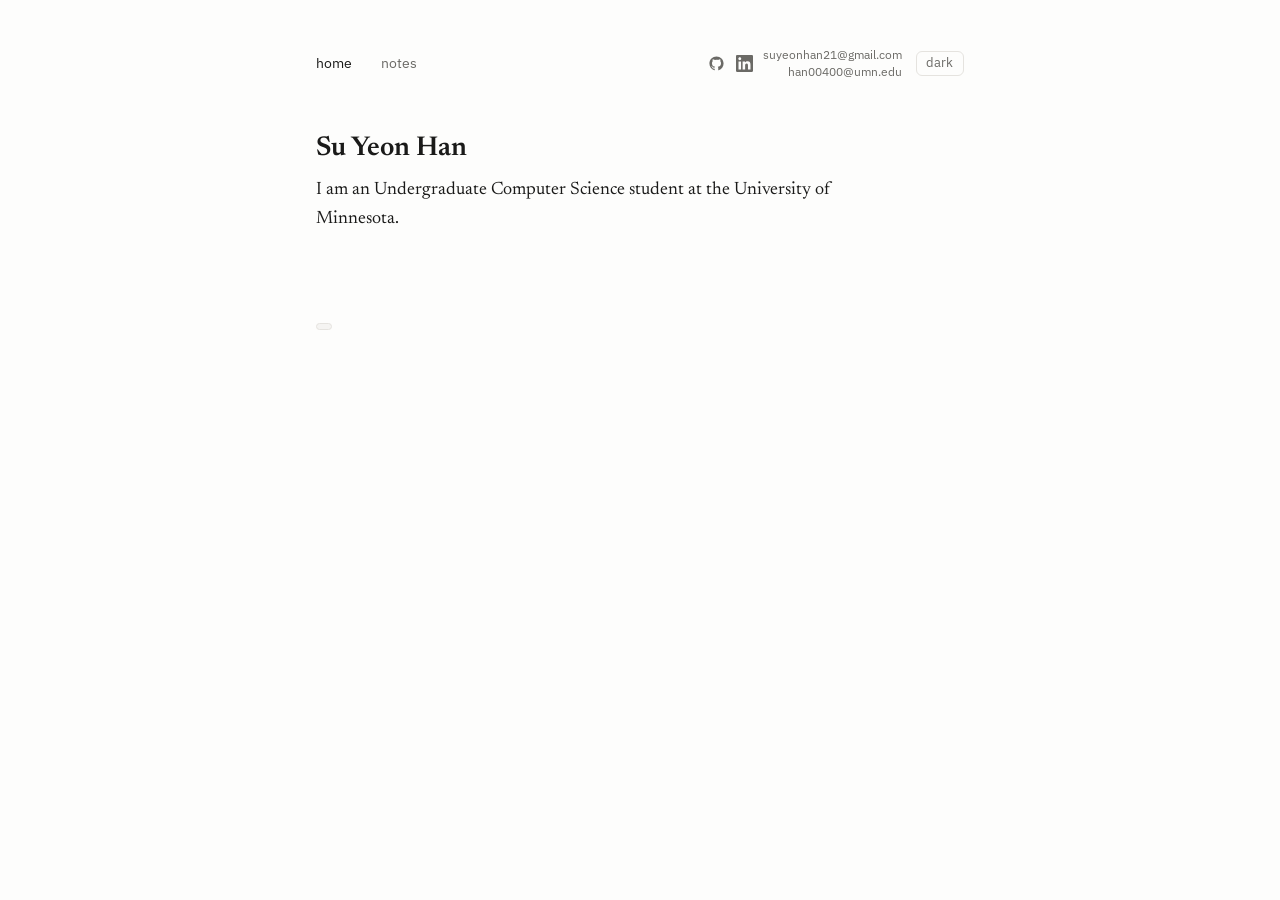
<file: index.html>
<!doctype html>
<html lang="en">
  <head>
    <meta charset="UTF-8" />
    <meta name="viewport" content="width=device-width, initial-scale=1" />
    <title>Su Yeon Han</title>
    <meta
      name="description"
      content="Su Yeon Han — CS student at the University of Minnesota."
    />
    <script>
      (function () {
        try {
          var stored = localStorage.getItem("theme");
          var theme = stored || "light";
          document.documentElement.setAttribute("data-theme", theme);
        } catch (e) {}
      })();
    </script>
    <link rel="stylesheet" href="assets/style.css" />
  </head>
  <body>
    <div class="wrap">
      <nav class="site-nav">
        <div class="links">
          <a href="index.html" class="active">home</a>
          <a href="notes/index.html">notes</a>
        </div>
        <div class="nav-end">
          <div class="social-icons">
            <a
              href="https://github.com/suyeonhan31"
              target="_blank"
              rel="noopener noreferrer"
              aria-label="GitHub"
            >
              <svg
                xmlns="http://www.w3.org/2000/svg"
                viewBox="0 0 24 24"
                fill="currentColor"
                aria-hidden="true"
              >
                <path
                  d="M12 2C6.477 2 2 6.477 2 12c0 4.42 2.865 8.17 6.839 9.49.5.092.682-.217.682-.482 0-.237-.008-.866-.013-1.7-2.782.603-3.369-1.34-3.369-1.34-.454-1.156-1.11-1.463-1.11-1.463-.908-.62.069-.608.069-.608 1.003.07 1.531 1.03 1.531 1.03.892 1.529 2.341 1.087 2.91.832.092-.647.35-1.088.636-1.338-2.22-.253-4.555-1.11-4.555-4.943 0-1.091.39-1.984 1.029-2.683-.103-.253-.446-1.27.098-2.647 0 0 .84-.269 2.75 1.025A9.578 9.578 0 0112 6.836c.85.004 1.705.114 2.504.336 1.909-1.294 2.747-1.025 2.747-1.025.546 1.377.203 2.394.1 2.647.64.699 1.028 1.592 1.028 2.683 0 3.842-2.339 4.687-4.566 4.935.359.309.678.919.678 1.852 0 1.336-.012 2.415-.012 2.743 0 .267.18.578.688.48C19.138 20.167 22 16.418 22 12c0-5.523-4.477-10-10-10z"
                />
              </svg>
            </a>
            <a
              href="https://www.linkedin.com/in/su-yeon-han"
              target="_blank"
              rel="noopener noreferrer"
              aria-label="LinkedIn"
            >
              <svg
                xmlns="http://www.w3.org/2000/svg"
                viewBox="0 0 24 24"
                fill="currentColor"
                aria-hidden="true"
              >
                <path
                  d="M20.447 20.452h-3.554v-5.569c0-1.328-.027-3.037-1.852-3.037-1.853 0-2.136 1.445-2.136 2.939v5.667H9.351V9h3.414v1.561h.046c.477-.9 1.637-1.85 3.37-1.85 3.601 0 4.267 2.37 4.267 5.455v6.286zM5.337 7.433c-1.144 0-2.063-.926-2.063-2.065 0-1.138.92-2.063 2.063-2.063 1.14 0 2.064.925 2.064 2.063 0 1.139-.925 2.065-2.064 2.065zm1.782 13.019H3.555V9h3.564v11.452zM22.225 0H1.771C.792 0 0 .774 0 1.729v20.542C0 23.227.792 24 1.771 24h20.451C23.2 24 24 23.227 24 22.271V1.729C24 .774 23.2 0 22.222 0h.003z"
                />
              </svg>
            </a>
            <div class="nav-emails">
              <a
                class="nav-email"
                href="https://mail.google.com/mail/?view=cm&fs=1&to=suyeonhan21@gmail.com"
                target="_blank"
                rel="noopener noreferrer"
                >suyeonhan21@gmail.com</a
              >
              <a
                class="nav-email"
                href="https://mail.google.com/mail/?view=cm&fs=1&to=han00400@umn.edu"
                target="_blank"
                rel="noopener noreferrer"
                >han00400@umn.edu</a
              >
            </div>
          </div>
          <button class="theme-toggle" data-theme-toggle>dark</button>
        </div>
      </nav>

      <header class="hero">
        <h1>Su Yeon Han</h1>
        <p class="bio">
          <!-- bio -->
          I am an Undergraduate Computer Science student at the University of
          Minnesota.
        </p>
      </header>
      <section id="experience">
        <h2 class="section-title"><!--Experience--></h2>
        <div class="entry-list">
          <div class="entry">
            <div class="entry-head">
              <span class="entry-title"></span>
              <span class="entry-meta"></span>
            </div>
            <p class="entry-org"></p>
            <p class="entry-desc">
              <!--Software Engineering Intern, Worked on AX-Sprint projects-->
            </p>

            <div class="tags">
              <!-- tags -->
              <span></span>
            </div>
          </div>
        </div>
      </section>

      <section id="projects">
        <h2 class="section-title"></h2>
        <div class="entry-list">
          <div class="entry">
            <div class="entry-head">
              <span class="entry-title">
                <!--<a href="..." target="_blank" rel="noopener noreferrer">Project name</a> -->
              </span>
              <span class="entry-meta"></span>
            </div>
            <p class="entry-desc">
              <!-- project description -->
            </p>
            <div class="tags">
              <!--<span>tag</span> -->
            </div>
          </div>
        </div>
      </section>

      <!--
      <footer class="site-footer">
        <span></span> -->
        <!-- copy-->
      </footer>
    </div>
    <script src="assets/theme.js"></script>
  </body>
</html>
</file>
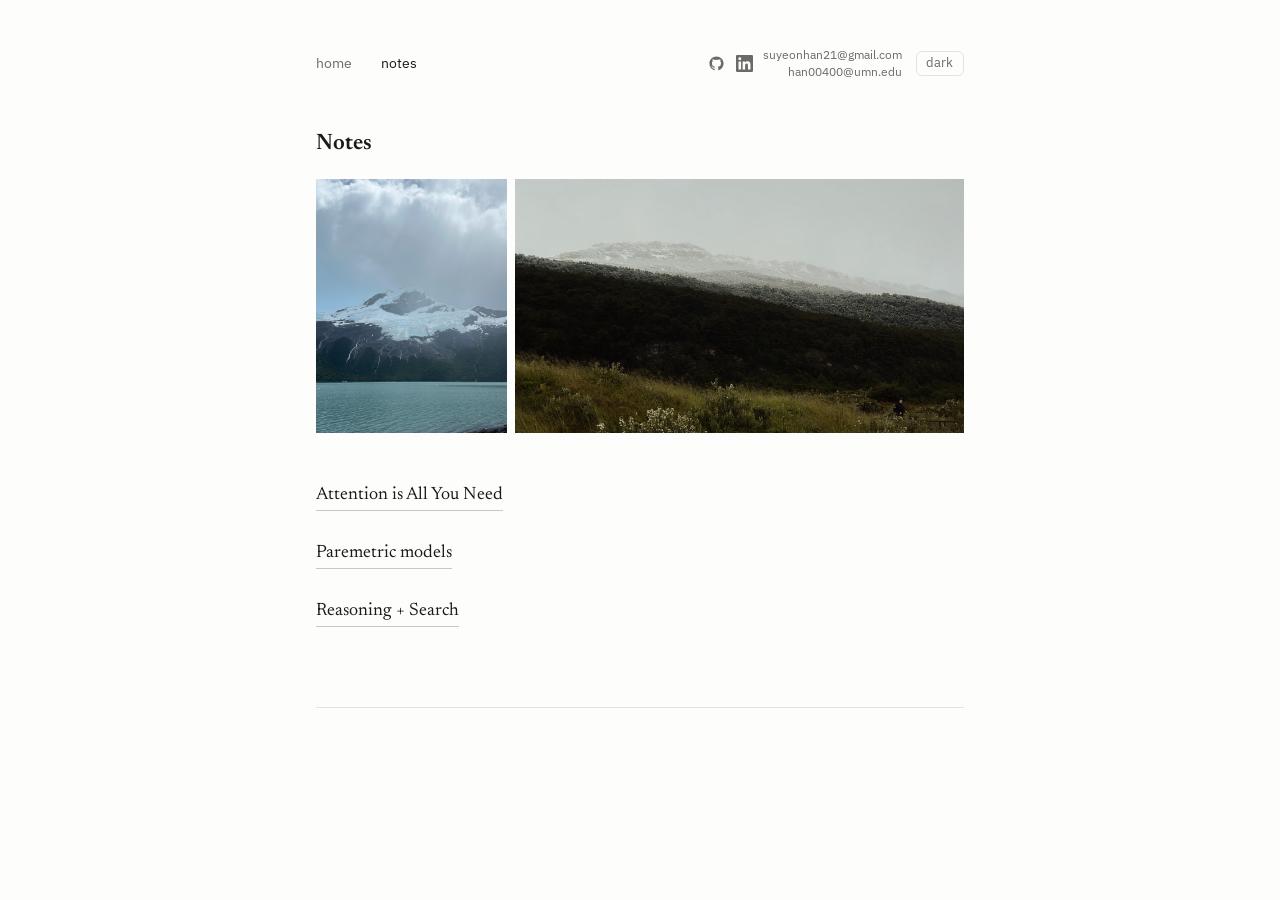
<file: notes/index.html>
<!doctype html>
<html lang="en">
  <head>
    <meta charset="UTF-8" />
    <meta name="viewport" content="width=device-width, initial-scale=1" />
    <title>Notes — Su Yeon Han</title>
    <script>
      (function () {
        try {
          var stored = localStorage.getItem("theme");
          var theme = stored || "light";
          document.documentElement.setAttribute("data-theme", theme);
        } catch (e) {}
      })();
    </script>
    <link rel="stylesheet" href="../assets/style.css" />
  </head>
  <body>
    <div class="wrap">
      <nav class="site-nav">
        <div class="links">
          <a href="../index.html">home</a>
          <a href="index.html" class="active">notes</a>
        </div>
        <div class="nav-end">
          <div class="social-icons">
            <a
              href="https://github.com/suyeonhan31"
              target="_blank"
              rel="noopener noreferrer"
              aria-label="GitHub"
            >
              <svg
                xmlns="http://www.w3.org/2000/svg"
                viewBox="0 0 24 24"
                fill="currentColor"
                aria-hidden="true"
              >
                <path
                  d="M12 2C6.477 2 2 6.477 2 12c0 4.42 2.865 8.17 6.839 9.49.5.092.682-.217.682-.482 0-.237-.008-.866-.013-1.7-2.782.603-3.369-1.34-3.369-1.34-.454-1.156-1.11-1.463-1.11-1.463-.908-.62.069-.608.069-.608 1.003.07 1.531 1.03 1.531 1.03.892 1.529 2.341 1.087 2.91.832.092-.647.35-1.088.636-1.338-2.22-.253-4.555-1.11-4.555-4.943 0-1.091.39-1.984 1.029-2.683-.103-.253-.446-1.27.098-2.647 0 0 .84-.269 2.75 1.025A9.578 9.578 0 0112 6.836c.85.004 1.705.114 2.504.336 1.909-1.294 2.747-1.025 2.747-1.025.546 1.377.203 2.394.1 2.647.64.699 1.028 1.592 1.028 2.683 0 3.842-2.339 4.687-4.566 4.935.359.309.678.919.678 1.852 0 1.336-.012 2.415-.012 2.743 0 .267.18.578.688.48C19.138 20.167 22 16.418 22 12c0-5.523-4.477-10-10-10z"
                />
              </svg>
            </a>
            <a
              href="https://www.linkedin.com/in/su-yeon-han"
              target="_blank"
              rel="noopener noreferrer"
              aria-label="LinkedIn"
            >
              <svg
                xmlns="http://www.w3.org/2000/svg"
                viewBox="0 0 24 24"
                fill="currentColor"
                aria-hidden="true"
              >
                <path
                  d="M20.447 20.452h-3.554v-5.569c0-1.328-.027-3.037-1.852-3.037-1.853 0-2.136 1.445-2.136 2.939v5.667H9.351V9h3.414v1.561h.046c.477-.9 1.637-1.85 3.37-1.85 3.601 0 4.267 2.37 4.267 5.455v6.286zM5.337 7.433c-1.144 0-2.063-.926-2.063-2.065 0-1.138.92-2.063 2.063-2.063 1.14 0 2.064.925 2.064 2.063 0 1.139-.925 2.065-2.064 2.065zm1.782 13.019H3.555V9h3.564v11.452zM22.225 0H1.771C.792 0 0 .774 0 1.729v20.542C0 23.227.792 24 1.771 24h20.451C23.2 24 24 23.227 24 22.271V1.729C24 .774 23.2 0 22.222 0h.003z"
                />
              </svg>
            </a>
            <div class="nav-emails">
              <a
                class="nav-email"
                href="https://mail.google.com/mail/?view=cm&fs=1&to=suyeonhan21@gmail.com"
                target="_blank"
                rel="noopener noreferrer"
                >suyeonhan21@gmail.com</a
              >
              <a
                class="nav-email"
                href="https://mail.google.com/mail/?view=cm&fs=1&to=han00400@umn.edu"
                target="_blank"
                rel="noopener noreferrer"
                >han00400@umn.edu</a
              >
            </div>
          </div>
          <button class="theme-toggle" data-theme-toggle>dark</button>
        </div>
      </nav>

      <div class="page-title">
        <h1>Notes</h1>
      </div>

      <div class="notes-photos">
        <img
          src="../assets/img-0574.jpg?v=2"
          alt="Parque Nacional Los Glaciares"
          width="1200"
          height="1600"
        />
        <img
          src="../assets/img-9581.jpg"
          alt="Ushuaia"
          width="1600"
          height="906"
        />
      </div>

      <!-- 
       &copy; 2026 Su Yeon Han
       
       -->

      <div class="post-list">
        <div class="post-item">
          <a
            href="https://responsible-elf-6da.notion.site/Attention-is-All-You-Need-3dd4e5d75c4180cf86fdcbf1f557973c"
            target="_blank"
            rel="noopener noreferrer"
            >Attention is All You Need</a
          >
        </div>
        <div class="post-item">
          <a href="parametric.html"> Paremetric models</a>
          <span class="post-date"></span>
        </div>
        <div class="post-item">
          <a href="research_agent.html">Reasoning + Search </a>
          <span class="post-date"></span>
        </div>
      </div>

      <footer class="site-footer">
        <span></span>
      </footer>
    </div>
    <script src="../assets/theme.js"></script>
  </body>
</html>
</file>
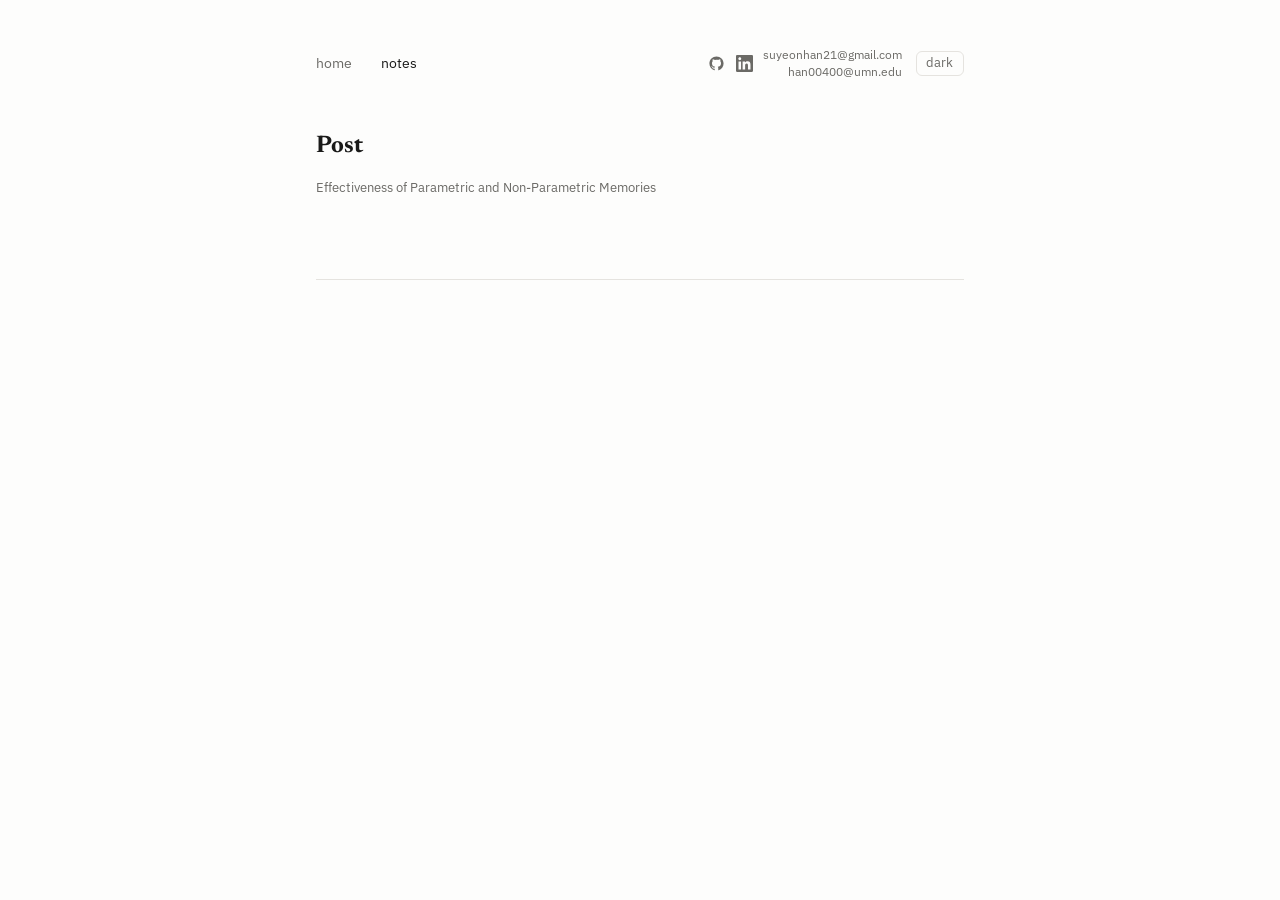
<file: notes/parametric.html>
<!doctype html>
<html lang="en">
  <head>
    <meta charset="UTF-8" />
    <meta name="viewport" content="width=device-width, initial-scale=1" />
    <title>Starting this site — Su Yeon Han</title>
    <script>
      (function () {
        try {
          var stored = localStorage.getItem("theme");
          var theme = stored || "light";
          document.documentElement.setAttribute("data-theme", theme);
        } catch (e) {}
      })();
    </script>
    <link rel="stylesheet" href="../assets/style.css" />
  </head>
  <body>
    <div class="wrap">
      <nav class="site-nav">
        <div class="links">
          <a href="../index.html">home</a>
          <a href="index.html" class="active">notes</a>
        </div>
        <div class="nav-end">
          <div class="social-icons">
            <a
              href="https://github.com/suyeonhan31"
              target="_blank"
              rel="noopener noreferrer"
              aria-label="GitHub"
            >
              <svg
                xmlns="http://www.w3.org/2000/svg"
                viewBox="0 0 24 24"
                fill="currentColor"
                aria-hidden="true"
              >
                <path
                  d="M12 2C6.477 2 2 6.477 2 12c0 4.42 2.865 8.17 6.839 9.49.5.092.682-.217.682-.482 0-.237-.008-.866-.013-1.7-2.782.603-3.369-1.34-3.369-1.34-.454-1.156-1.11-1.463-1.11-1.463-.908-.62.069-.608.069-.608 1.003.07 1.531 1.03 1.531 1.03.892 1.529 2.341 1.087 2.91.832.092-.647.35-1.088.636-1.338-2.22-.253-4.555-1.11-4.555-4.943 0-1.091.39-1.984 1.029-2.683-.103-.253-.446-1.27.098-2.647 0 0 .84-.269 2.75 1.025A9.578 9.578 0 0112 6.836c.85.004 1.705.114 2.504.336 1.909-1.294 2.747-1.025 2.747-1.025.546 1.377.203 2.394.1 2.647.64.699 1.028 1.592 1.028 2.683 0 3.842-2.339 4.687-4.566 4.935.359.309.678.919.678 1.852 0 1.336-.012 2.415-.012 2.743 0 .267.18.578.688.48C19.138 20.167 22 16.418 22 12c0-5.523-4.477-10-10-10z"
                />
              </svg>
            </a>
            <a
              href="https://www.linkedin.com/in/su-yeon-han"
              target="_blank"
              rel="noopener noreferrer"
              aria-label="LinkedIn"
            >
              <svg
                xmlns="http://www.w3.org/2000/svg"
                viewBox="0 0 24 24"
                fill="currentColor"
                aria-hidden="true"
              >
                <path
                  d="M20.447 20.452h-3.554v-5.569c0-1.328-.027-3.037-1.852-3.037-1.853 0-2.136 1.445-2.136 2.939v5.667H9.351V9h3.414v1.561h.046c.477-.9 1.637-1.85 3.37-1.85 3.601 0 4.267 2.37 4.267 5.455v6.286zM5.337 7.433c-1.144 0-2.063-.926-2.063-2.065 0-1.138.92-2.063 2.063-2.063 1.14 0 2.064.925 2.064 2.063 0 1.139-.925 2.065-2.064 2.065zm1.782 13.019H3.555V9h3.564v11.452zM22.225 0H1.771C.792 0 0 .774 0 1.729v20.542C0 23.227.792 24 1.771 24h20.451C23.2 24 24 23.227 24 22.271V1.729C24 .774 23.2 0 22.222 0h.003z"
                />
              </svg>
            </a>
            <div class="nav-emails">
              <a
                class="nav-email"
                href="https://mail.google.com/mail/?view=cm&fs=1&to=suyeonhan21@gmail.com"
                target="_blank"
                rel="noopener noreferrer"
                >suyeonhan21@gmail.com</a
              >
              <a
                class="nav-email"
                href="https://mail.google.com/mail/?view=cm&fs=1&to=han00400@umn.edu"
                target="_blank"
                rel="noopener noreferrer"
                >han00400@umn.edu</a
              >
            </div>
          </div>
          <button class="theme-toggle" data-theme-toggle>dark</button>
        </div>
      </nav>

      <!--
    Template.
  -->

      <article class="post">
        <h1>Post</h1>
        <p class="post-meta">
          Effectiveness of Parametric and Non-Parametric Memories
        </p>

        <p></p>
        <p></p>
      </article>

      <footer class="site-footer">
        <span></span>
      </footer>
    </div>
    <script src="../assets/theme.js"></script>
  </body>
</html>
</file>
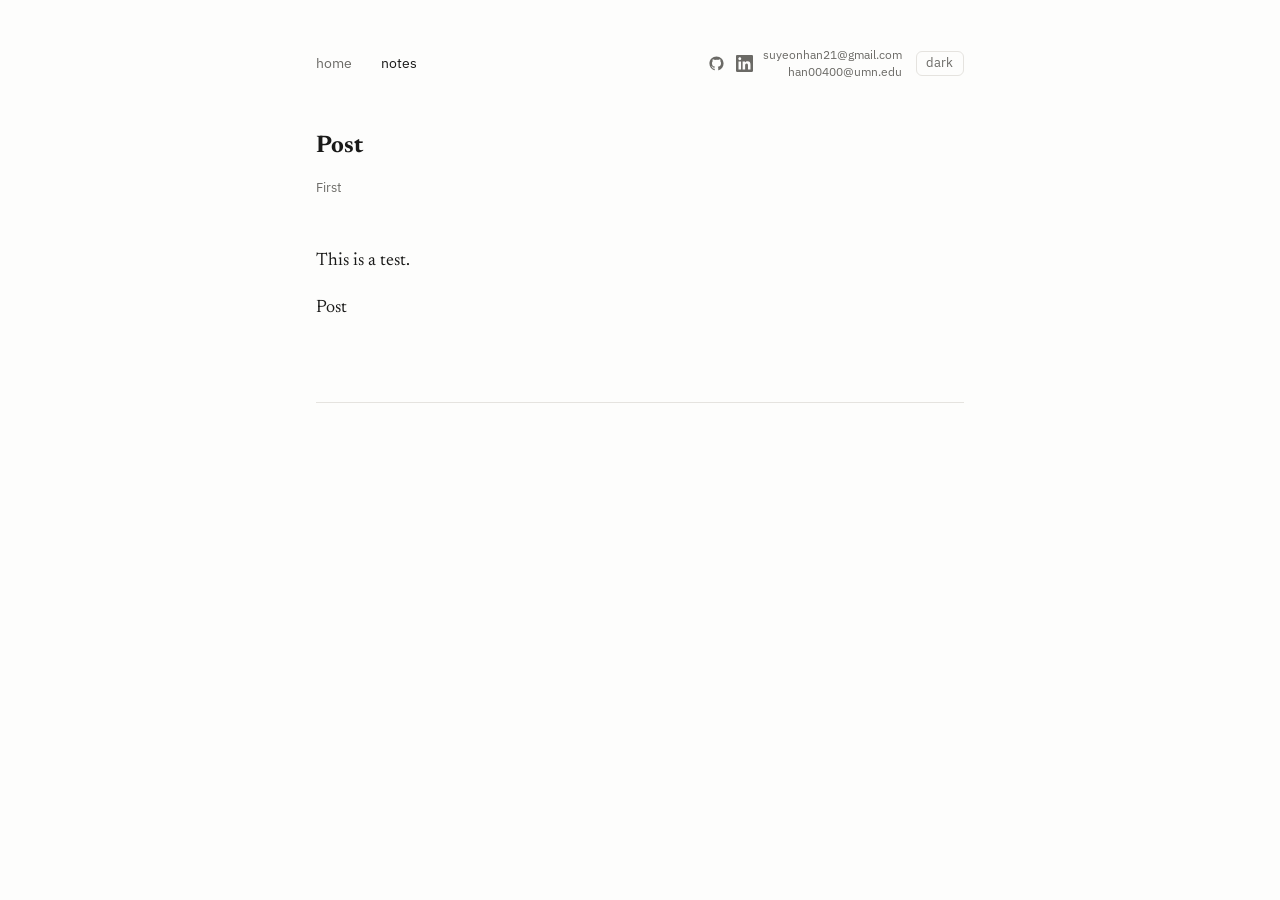
<file: notes/research_agents.html>
<!doctype html>
<html lang="en">
  <head>
    <meta charset="UTF-8" />
    <meta name="viewport" content="width=device-width, initial-scale=1" />
    <title>Starting this site — Su Yeon Han</title>
    <script>
      (function () {
        try {
          var stored = localStorage.getItem("theme");
          var theme = stored || "light";
          document.documentElement.setAttribute("data-theme", theme);
        } catch (e) {}
      })();
    </script>
    <link rel="stylesheet" href="../assets/style.css" />
  </head>
  <body>
    <div class="wrap">
      <nav class="site-nav">
        <div class="links">
          <a href="../index.html">home</a>
          <a href="index.html" class="active">notes</a>
        </div>
        <div class="nav-end">
          <div class="social-icons">
            <a
              href="https://github.com/suyeonhan31"
              target="_blank"
              rel="noopener noreferrer"
              aria-label="GitHub"
            >
              <svg
                xmlns="http://www.w3.org/2000/svg"
                viewBox="0 0 24 24"
                fill="currentColor"
                aria-hidden="true"
              >
                <path
                  d="M12 2C6.477 2 2 6.477 2 12c0 4.42 2.865 8.17 6.839 9.49.5.092.682-.217.682-.482 0-.237-.008-.866-.013-1.7-2.782.603-3.369-1.34-3.369-1.34-.454-1.156-1.11-1.463-1.11-1.463-.908-.62.069-.608.069-.608 1.003.07 1.531 1.03 1.531 1.03.892 1.529 2.341 1.087 2.91.832.092-.647.35-1.088.636-1.338-2.22-.253-4.555-1.11-4.555-4.943 0-1.091.39-1.984 1.029-2.683-.103-.253-.446-1.27.098-2.647 0 0 .84-.269 2.75 1.025A9.578 9.578 0 0112 6.836c.85.004 1.705.114 2.504.336 1.909-1.294 2.747-1.025 2.747-1.025.546 1.377.203 2.394.1 2.647.64.699 1.028 1.592 1.028 2.683 0 3.842-2.339 4.687-4.566 4.935.359.309.678.919.678 1.852 0 1.336-.012 2.415-.012 2.743 0 .267.18.578.688.48C19.138 20.167 22 16.418 22 12c0-5.523-4.477-10-10-10z"
                />
              </svg>
            </a>
            <a
              href="https://www.linkedin.com/in/su-yeon-han"
              target="_blank"
              rel="noopener noreferrer"
              aria-label="LinkedIn"
            >
              <svg
                xmlns="http://www.w3.org/2000/svg"
                viewBox="0 0 24 24"
                fill="currentColor"
                aria-hidden="true"
              >
                <path
                  d="M20.447 20.452h-3.554v-5.569c0-1.328-.027-3.037-1.852-3.037-1.853 0-2.136 1.445-2.136 2.939v5.667H9.351V9h3.414v1.561h.046c.477-.9 1.637-1.85 3.37-1.85 3.601 0 4.267 2.37 4.267 5.455v6.286zM5.337 7.433c-1.144 0-2.063-.926-2.063-2.065 0-1.138.92-2.063 2.063-2.063 1.14 0 2.064.925 2.064 2.063 0 1.139-.925 2.065-2.064 2.065zm1.782 13.019H3.555V9h3.564v11.452zM22.225 0H1.771C.792 0 0 .774 0 1.729v20.542C0 23.227.792 24 1.771 24h20.451C23.2 24 24 23.227 24 22.271V1.729C24 .774 23.2 0 22.222 0h.003z"
                />
              </svg>
            </a>
            <div class="nav-emails">
              <a
                class="nav-email"
                href="https://mail.google.com/mail/?view=cm&fs=1&to=suyeonhan21@gmail.com"
                target="_blank"
                rel="noopener noreferrer"
                >suyeonhan21@gmail.com</a
              >
              <a
                class="nav-email"
                href="https://mail.google.com/mail/?view=cm&fs=1&to=han00400@umn.edu"
                target="_blank"
                rel="noopener noreferrer"
                >han00400@umn.edu</a
              >
            </div>
          </div>
          <button class="theme-toggle" data-theme-toggle>dark</button>
        </div>
      </nav>

      <!--
  -->

      <article class="post">
        <h1>Post</h1>
        <p class="post-meta">First</p>

        <p>This is a test.</p>
        <p>Post</p>
      </article>

      <footer class="site-footer">
        <span></span>
      </footer>
    </div>
    <script src="../assets/theme.js"></script>
  </body>
</html>
</file>
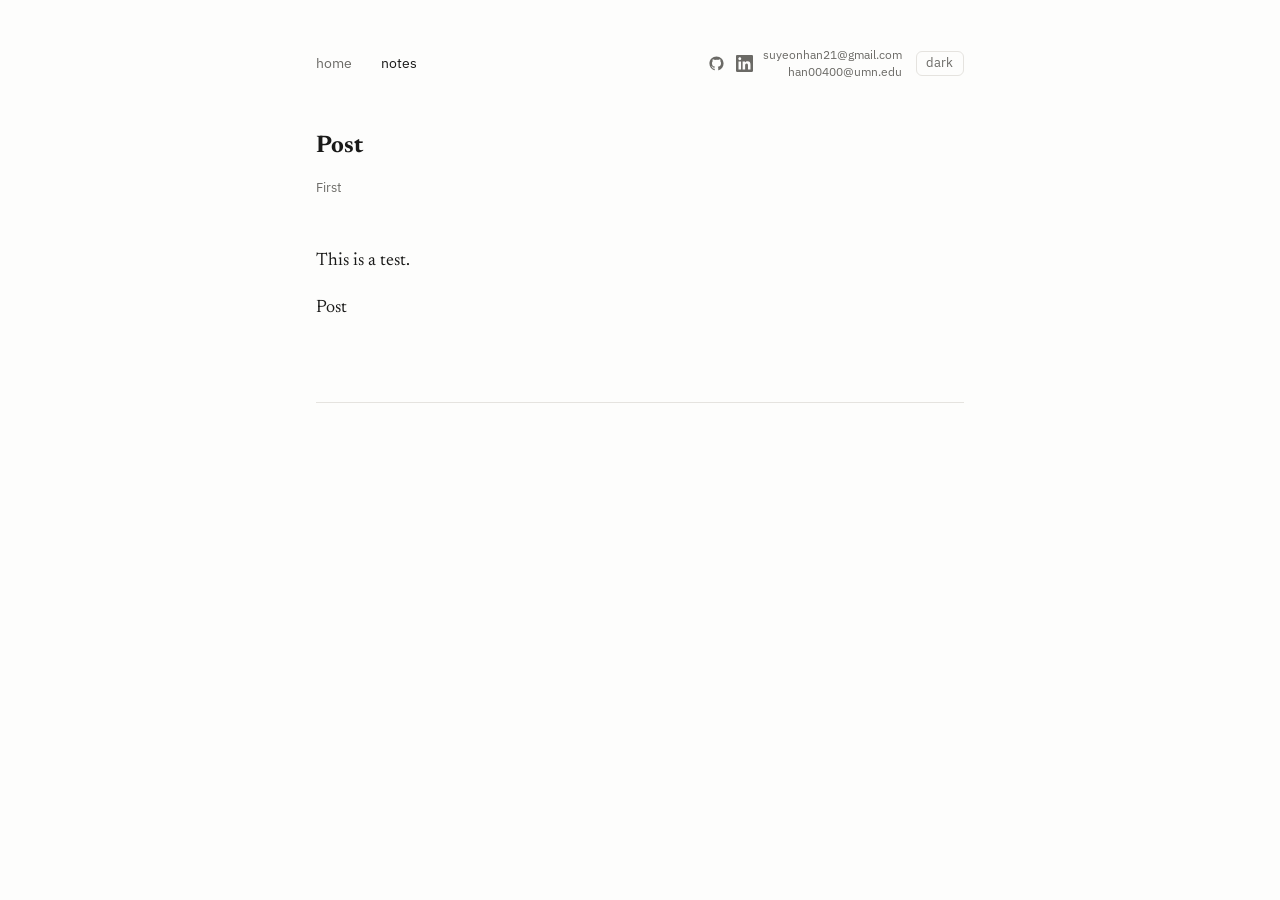
<file: notes/template-post.html>
<!doctype html>
<html lang="en">
  <head>
    <meta charset="UTF-8" />
    <meta name="viewport" content="width=device-width, initial-scale=1" />
    <title>Starting this site — Su Yeon Han</title>
    <script>
      (function () {
        try {
          var stored = localStorage.getItem("theme");
          var theme =
            stored ||
            (window.matchMedia("(prefers-color-scheme: dark)").matches
              ? "dark"
              : "light");
          document.documentElement.setAttribute("data-theme", theme);
        } catch (e) {}
      })();
    </script>
    <link rel="stylesheet" href="../assets/style.css" />
  </head>
  <body>
    <div class="wrap">
      <nav class="site-nav">
        <div class="links">
          <a href="../index.html">home</a>
          <a href="index.html" class="active">notes</a>
        </div>
        <div class="nav-end">
          <div class="social-icons">
            <a
              href="https://github.com/suyeonhan31"
              target="_blank"
              rel="noopener noreferrer"
              aria-label="GitHub"
            >
              <svg
                xmlns="http://www.w3.org/2000/svg"
                viewBox="0 0 24 24"
                fill="currentColor"
                aria-hidden="true"
              >
                <path
                  d="M12 2C6.477 2 2 6.477 2 12c0 4.42 2.865 8.17 6.839 9.49.5.092.682-.217.682-.482 0-.237-.008-.866-.013-1.7-2.782.603-3.369-1.34-3.369-1.34-.454-1.156-1.11-1.463-1.11-1.463-.908-.62.069-.608.069-.608 1.003.07 1.531 1.03 1.531 1.03.892 1.529 2.341 1.087 2.91.832.092-.647.35-1.088.636-1.338-2.22-.253-4.555-1.11-4.555-4.943 0-1.091.39-1.984 1.029-2.683-.103-.253-.446-1.27.098-2.647 0 0 .84-.269 2.75 1.025A9.578 9.578 0 0112 6.836c.85.004 1.705.114 2.504.336 1.909-1.294 2.747-1.025 2.747-1.025.546 1.377.203 2.394.1 2.647.64.699 1.028 1.592 1.028 2.683 0 3.842-2.339 4.687-4.566 4.935.359.309.678.919.678 1.852 0 1.336-.012 2.415-.012 2.743 0 .267.18.578.688.48C19.138 20.167 22 16.418 22 12c0-5.523-4.477-10-10-10z"
                />
              </svg>
            </a>
            <a
              href="https://www.linkedin.com/in/linkedin-su-yeon-han"
              target="_blank"
              rel="noopener noreferrer"
              aria-label="LinkedIn"
            >
              <svg
                xmlns="http://www.w3.org/2000/svg"
                viewBox="0 0 24 24"
                fill="currentColor"
                aria-hidden="true"
              >
                <path
                  d="M20.447 20.452h-3.554v-5.569c0-1.328-.027-3.037-1.852-3.037-1.853 0-2.136 1.445-2.136 2.939v5.667H9.351V9h3.414v1.561h.046c.477-.9 1.637-1.85 3.37-1.85 3.601 0 4.267 2.37 4.267 5.455v6.286zM5.337 7.433c-1.144 0-2.063-.926-2.063-2.065 0-1.138.92-2.063 2.063-2.063 1.14 0 2.064.925 2.064 2.063 0 1.139-.925 2.065-2.064 2.065zm1.782 13.019H3.555V9h3.564v11.452zM22.225 0H1.771C.792 0 0 .774 0 1.729v20.542C0 23.227.792 24 1.771 24h20.451C23.2 24 24 23.227 24 22.271V1.729C24 .774 23.2 0 22.222 0h.003z"
                />
              </svg>
            </a>
            <div class="nav-emails">
              <a class="nav-email" href="mailto:suyeonhan21@gmail.com"
                >suyeonhan21@gmail.com</a
              >
              <a class="nav-email" href="mailto:han00400@umn.edu"
                >han00400@umn.edu</a
              >
            </div>
          </div>
          <button class="theme-toggle" data-theme-toggle>dark</button>
        </div>
      </nav>

      <!--
    TODO: THIS FILE IS A TEMPLATE.
    To write a new post:
      1. Copy this file to a new name, e.g. notes/my-post-slug.html
      2. Edit the <title>, the h1, the .post-meta date, and the body text.
      3. Add a <div class="post-item"> link to it at the top of notes/index.html.
  -->

      <article class="post">
        <h1>Post</h1>
        <p class="post-meta">First</p>

        <p>This is a test.</p>
        <p>Post</p>
      </article>

      <footer class="site-footer">
        <span></span>
      </footer>
    </div>
    <script src="../assets/theme.js"></script>
  </body>
</html>
</file>
<file: assets/style.css>
/* ---------------------------------------------------
   Su Yeon Han — personal site
   Minimalist, text-first, light theme with dark toggle
--------------------------------------------------- */

@import url("https://fonts.googleapis.com/css2?family=IBM+Plex+Sans:ital,wght@0,400;0,500;0,600&family=Newsreader:ital,opsz,wght@0,6..72,400;0,6..72,600;1,6..72,400&display=swap");

:root {
  --bg: #fdfdfc;
  --bg-elevated: #f5f4f2;
  --text: #1a1a19;
  --text-muted: #6b6a66;
  --border: #e5e3df;
  --accent: #1a1a19;
  --link: #1a1a19;
  --link-underline: #c9c7c1;

  --font-serif: "Newsreader", "Iowan Old Style", "Palatino Linotype", Palatino, Georgia, serif;
  --font-sans: "IBM Plex Sans", "Segoe UI", Helvetica, Arial, sans-serif;

  --content-width: 680px;
  --space-1: 0.5rem;
  --space-2: 1rem;
  --space-3: 1.75rem;
  --space-4: 3rem;
  --space-5: 5rem;
}

[data-theme="dark"] {
  --bg: #111110;
  --bg-elevated: #1a1a19;
  --text: #e9e8e4;
  --text-muted: #8a8985;
  --border: #2b2b29;
  --accent: #e9e8e4;
  --link: #e9e8e4;
  --link-underline: #46453f;
}

* {
  box-sizing: border-box;
}

html {
  -webkit-text-size-adjust: 100%;
}

body {
  margin: 0;
  background: var(--bg);
  color: var(--text);
  font-family: var(--font-serif);
  font-size: 18px;
  line-height: 1.6;
  -webkit-font-smoothing: antialiased;
  transition: background 0.15s ease, color 0.15s ease;
}

.wrap {
  max-width: var(--content-width);
  margin: 0 auto;
  padding: var(--space-4) var(--space-2) var(--space-5);
}

/* ---------- Nav ---------- */

nav.site-nav {
  display: flex;
  align-items: center;
  justify-content: space-between;
  gap: var(--space-2);
  margin-bottom: var(--space-4);
}

.site-nav .links {
  display: flex;
  gap: var(--space-3);
  flex-wrap: wrap;
}

.site-nav .links a {
  font-family: var(--font-sans);
  font-size: 0.85rem;
  color: var(--text-muted);
  text-decoration: none;
  letter-spacing: 0.01em;
}

.site-nav .links a:hover,
.site-nav .links a.active {
  color: var(--text);
}

.nav-end {
  display: flex;
  align-items: center;
  flex-wrap: wrap;
  justify-content: flex-end;
  gap: 0.85rem;
  margin-left: auto;
}

.social-icons {
  display: flex;
  align-items: center;
  flex-wrap: wrap;
  justify-content: flex-end;
  gap: 0.65rem;
}

.nav-emails {
  display: flex;
  flex-direction: column;
  align-items: flex-end;
  gap: 0.15rem;
}

.social-icons a {
  display: flex;
  align-items: center;
  color: var(--text-muted);
  line-height: 0;
}

.social-icons a:hover {
  color: var(--text);
}

.social-icons svg {
  width: 17px;
  height: 17px;
  display: block;
}

.social-icons .nav-email {
  font-family: var(--font-sans);
  font-size: 0.72rem;
  line-height: 1.25;
  text-decoration: none;
  white-space: nowrap;
}

.theme-toggle {
  font-family: var(--font-sans);
  font-size: 0.8rem;
  background: none;
  border: 1px solid var(--border);
  color: var(--text-muted);
  border-radius: 6px;
  padding: 0.3rem 0.6rem;
  cursor: pointer;
  line-height: 1;
}

.theme-toggle:hover {
  color: var(--text);
  border-color: var(--text-muted);
}

/* ---------- Header / hero ---------- */

header.hero {
  margin-bottom: var(--space-5);
}

header.hero h1 {
  font-size: 1.7rem;
  margin: 0 0 0.35rem;
  font-weight: 600;
}

header.hero .tagline {
  font-family: var(--font-sans);
  font-size: 0.9rem;
  color: var(--text-muted);
  margin: 0 0 var(--space-3);
}

header.hero p.bio {
  margin: 0 0 var(--space-3);
  max-width: 58ch;
}


/* ---------- Section headings ---------- */

section + section {
  margin-top: var(--space-5);
}

.section-title {
  font-family: var(--font-serif);
  font-size: 1.35rem;
  font-weight: 600;
  line-height: 1.2;
  color: var(--text);
  margin: 0 0 var(--space-3);
}

.section-link {
  font-family: var(--font-sans);
  font-size: 0.8rem;
  color: var(--text-muted);
  text-decoration: none;
}

.section-link:hover {
  color: var(--text);
}

/* ---------- Page title (interior pages) ---------- */

.page-title {
  margin-bottom: var(--space-4);
}

.page-title:has(+ .notes-photos) {
  margin-bottom: var(--space-2);
}

.page-title h1 {
  font-size: 1.4rem;
  margin: 0 0 0.35rem;
  font-weight: 600;
}

.page-title p {
  color: var(--text-muted);
  margin: 0;
}

/* ---------- Entry list (experience / projects) ---------- */

.entry-list {
  display: flex;
  flex-direction: column;
  gap: var(--space-4);
}

.entry {
  padding-bottom: var(--space-3);
  border-bottom: 1px solid var(--border);
}

.entry:last-child {
  border-bottom: none;
}

.entry-head {
  display: flex;
  justify-content: space-between;
  align-items: baseline;
  gap: var(--space-2);
  flex-wrap: wrap;
  margin-bottom: 0.25rem;
}

.entry-title {
  font-weight: 600;
  font-size: 1.02rem;
}

.entry-title a {
  color: var(--text);
  text-decoration: none;
  border-bottom: 1px solid var(--link-underline);
}

.entry-title a:hover {
  border-bottom-color: var(--text);
}

.entry-meta {
  font-family: var(--font-sans);
  font-size: 0.78rem;
  color: var(--text-muted);
  white-space: nowrap;
}

.entry-org {
  color: var(--text-muted);
  font-size: 0.92rem;
  margin: 0 0 0.5rem;
}

.entry-desc {
  margin: 0 0 0.6rem;
  max-width: 60ch;
}

.tags {
  display: flex;
  flex-wrap: wrap;
  gap: 0.5rem;
}

.tags span {
  font-family: var(--font-sans);
  font-size: 0.72rem;
  color: var(--text-muted);
  background: var(--bg-elevated);
  border: 1px solid var(--border);
  border-radius: 4px;
  padding: 0.15rem 0.45rem;
}

.placeholder-note {
  font-family: var(--font-sans);
  font-size: 0.75rem;
  color: var(--text-muted);
  background: var(--bg-elevated);
  border: 1px dashed var(--border);
  border-radius: 6px;
  padding: 0.6rem 0.8rem;
  margin-bottom: var(--space-3);
}

/* ---------- Notes ---------- */

.notes-photos {
  display: grid;
  /* Column widths match each photo's aspect ratio so both share one height. */
  grid-template-columns: 0.75fr 1.766fr;
  gap: 0.5rem;
  margin: 0 0 var(--space-4);
  align-items: start;
}

.notes-photos img {
  width: 100%;
  height: auto;
  object-fit: contain;
  display: block;
}

.post-list {
  display: flex;
  flex-direction: column;
  gap: var(--space-3);
}

.post-item {
  display: flex;
  justify-content: space-between;
  align-items: baseline;
  gap: var(--space-2);
  flex-wrap: wrap;
}

.post-item a {
  color: var(--text);
  text-decoration: none;
  border-bottom: 1px solid var(--link-underline);
}

.post-item a:hover {
  border-bottom-color: var(--text);
}

.post-date {
  font-family: var(--font-sans);
  font-size: 0.78rem;
  color: var(--text-muted);
  white-space: nowrap;
}

article.post h1 {
  font-size: 1.5rem;
  margin: 0 0 0.35rem;
}

article.post .post-meta {
  font-family: var(--font-sans);
  font-size: 0.8rem;
  color: var(--text-muted);
  margin-bottom: var(--space-4);
}

article.post p {
  max-width: 65ch;
}

/* ---------- Footer ---------- */

footer.site-footer {
  margin-top: var(--space-5);
  padding-top: var(--space-3);
  border-top: 1px solid var(--border);
  font-family: var(--font-sans);
  font-size: 0.78rem;
  color: var(--text-muted);
}

/* ---------- Responsive ---------- */

@media (max-width: 480px) {
  body {
    font-size: 16px;
  }
  .wrap {
    padding: var(--space-3) var(--space-2) var(--space-4);
  }
  header.hero {
    margin-bottom: var(--space-4);
  }
  .entry-head {
    flex-direction: column;
    gap: 0.2rem;
  }
  nav.site-nav {
    flex-wrap: wrap;
    row-gap: var(--space-2);
  }
  .site-nav .links {
    order: 2;
    width: 100%;
    gap: var(--space-2);
  }
  .nav-end {
    order: 1;
    width: 100%;
  }
  .social-icons .nav-email {
    font-size: 0.68rem;
  }
}
</file>
